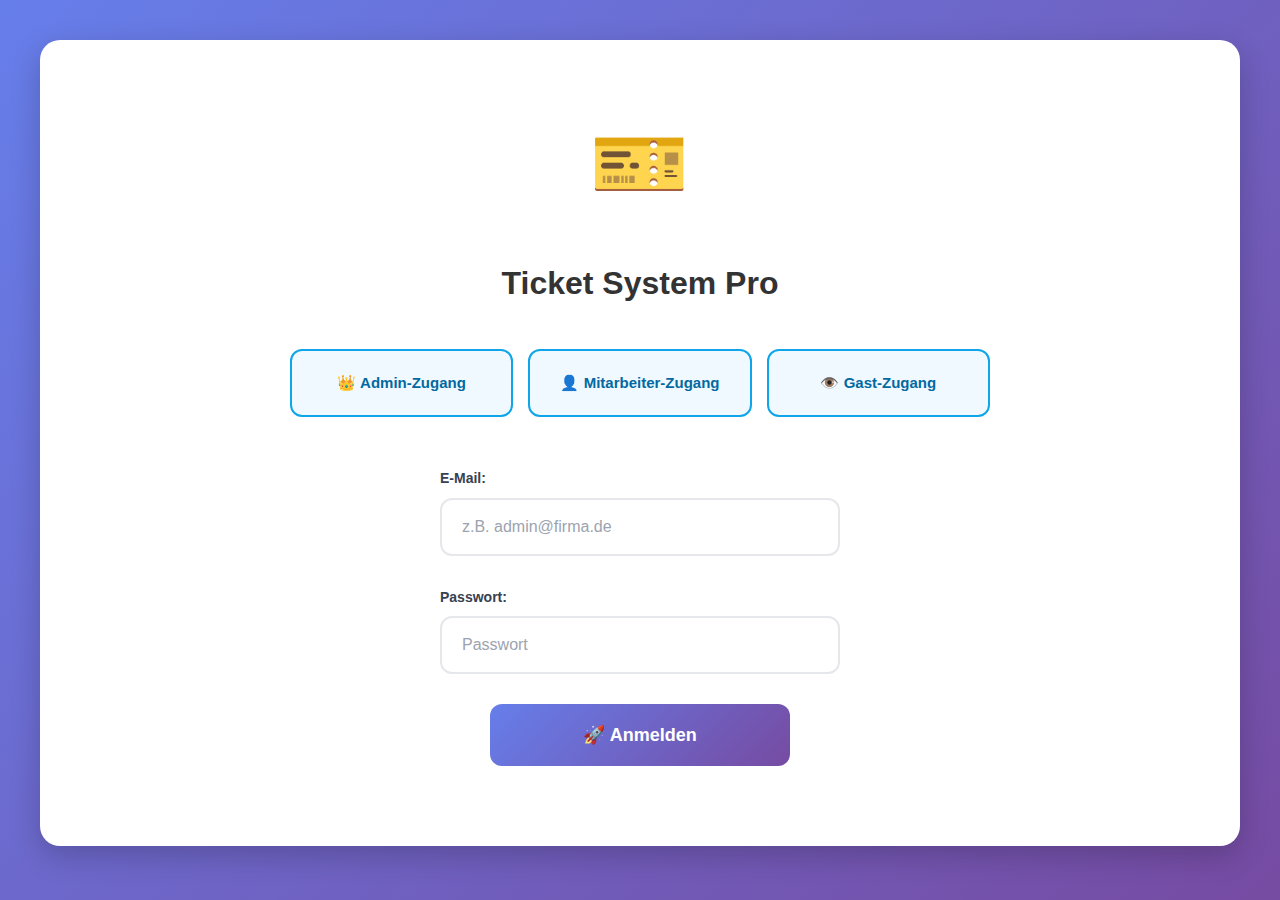
<file: index.html>
<!DOCTYPE html>
<html lang="de">
<head>
    <meta charset="UTF-8">
    <meta name="viewport" content="width=device-width, initial-scale=1.0">
    <title>Ticket System Pro</title>
    
    <!-- CSS Files -->
    <link rel="stylesheet" href="css/main.css">
    <link rel="stylesheet" href="css/components.css">
    <link rel="stylesheet" href="css/responsive.css">
</head>
<body>
    <!-- Login Screen -->
    <div id="loginScreen" class="container">
        <div class="logo">🎫</div>
        <h1 class="title">Ticket System Pro</h1>
        
        <div class="demo-buttons">
            <div class="demo-button" onclick="quickLogin('admin@firma.de')">
                👑 Admin-Zugang
            </div>
            <div class="demo-button" onclick="quickLogin('max@firma.de')">
                👤 Mitarbeiter-Zugang  
            </div>
            <div class="demo-button" onclick="quickLogin('gast@demo.de')">
                👁️ Gast-Zugang
            </div>
        </div>
        
        <form id="loginForm" onsubmit="handleLogin(event)">
            <div class="form-group">
                <label class="form-label">E-Mail:</label>
                <input type="email" class="form-input" id="email" placeholder="z.B. admin@firma.de" required>
            </div>
            
            <div class="form-group">
                <label class="form-label">Passwort:</label>
                <input type="password" class="form-input" id="password" placeholder="Passwort" required>
            </div>
            
            <button type="submit" class="login-btn">
                🚀 Anmelden
            </button>
        </form>
    </div>

    <!-- Main Application -->
    <div id="mainApp" class="container main-app">
        <!-- Header -->
        <div class="header">
            <h2>🎫 Ticket System Pro</h2>
            <div class="user-info" id="userInfo">Angemeldet als: Benutzer</div>
        </div>
        
        <!-- Navigation Tabs -->
        <div class="nav-tabs">
            <button class="nav-tab active" onclick="showTab('dashboard')">📊 Start</button>
            <button class="nav-tab" onclick="showTab('create')">➕ Neu</button>
            <button class="nav-tab" onclick="showTab('tickets')">📋 Tickets</button>
            <button class="nav-tab" id="adminTabButton" onclick="showTab('admin')" style="display:none;">⚙️ Admin</button>
        </div>
        
        <!-- Dashboard Tab -->
        <div id="dashboard-tab" class="tab-content active">
            <div class="stats-grid">
                <div class="stat-card">
                    <div class="stat-number">0</div>
                    <div class="stat-label">Offen</div>
                </div>
                <div class="stat-card">
                    <div class="stat-number">0</div>
                    <div class="stat-label">Bearbeitung</div>
                </div>
                <div class="stat-card">
                    <div class="stat-number">0</div>
                    <div class="stat-label">Gelöst</div>
                </div>
                <div class="stat-card">
                    <div class="stat-number">0%</div>
                    <div class="stat-label">Erfolgsrate</div>
                </div>
            </div>
            
            <div class="action-btn" onclick="showTab('create')">
                <strong>➕ Neues Ticket erstellen</strong><br>
                <small>Problem schnell melden</small>
            </div>
            
            <div class="action-btn" onclick="testTeams()">
                <strong>📢 Teams-Test</strong><br>
                <small>Integration ausprobieren</small>
            </div>
        </div>
        
        <!-- Create Ticket Tab -->
        <div id="create-tab" class="tab-content">
            <h3>➕ Neues Ticket erstellen</h3>
            
            <form id="ticketForm" onsubmit="createTicket(event)">
                <div class="form-group">
                    <label class="form-label">👤 Kundenname *</label>
                    <input type="text" class="form-input" id="kundenName" placeholder="Max Mustermann" required>
                </div>
                
                <div class="form-group">
                    <label class="form-label">🏢 Firma *</label>
                    <input type="text" class="form-input" id="firma" placeholder="Mustermann GmbH" required>
                </div>
                
                <div class="form-group">
                    <label class="form-label">📞 Telefon *</label>
                    <input type="tel" class="form-input" id="telefon" placeholder="0203 123456" required>
                </div>
                
                <div class="form-group">
                    <label class="form-label">📧 E-Mail</label>
                    <input type="email" class="form-input" id="kundenEmail" placeholder="max@mustermann.de">
                </div>
                
                <div class="form-group">
                    <label class="form-label">👨‍💼 Zugewiesen an</label>
                    <select class="form-input" id="zugewiesen">
                        <option value="">Nicht zugewiesen</option>
                        <option value="Administrator">👑 Administrator</option>
                        <option value="Max Schmidt">👤 Max Schmidt</option>
                        <option value="Anna Weber">👩‍💻 Anna Weber</option>
                        <option value="Thomas Müller">🧑‍🔧 Thomas Müller</option>
                    </select>
                </div>
                
                <div class="form-group">
                    <label class="form-label">🔧 Gruppe *</label>
                    <select class="form-input" id="gruppe" required>
                        <option value="">Bitte wählen...</option>
                        <option value="Software">💻 Software</option>
                        <option value="Hardware">🖥️ Hardware</option>
                        <option value="Netzwerk">🌐 Netzwerk</option>
                        <option value="Büro">📋 Büro/Admin</option>
                        <option value="Telefon">📞 Telefon/VoIP</option>
                    </select>
                </div>
                
                <div class="form-group">
                    <label class="form-label">🚨 Priorität *</label>
                    <select class="form-input" id="prioritaet" required>
                        <option value="Niedrig">🟢 Niedrig - Kann warten</option>
                        <option value="Normal" selected>🔵 Normal - Standard</option>
                        <option value="Hoch">🟡 Hoch - Bald bearbeiten</option>
                        <option value="Kritisch">🔴 Kritisch - Sofort!</option>
                    </select>
                </div>
                
                <div class="form-group">
                    <label class="form-label">📝 Störungsbeschreibung *</label>
                    <textarea class="form-input" id="stoerung" placeholder="Beschreiben Sie das Problem so detailliert wie möglich..." 
                              required style="min-height: 120px; resize: vertical;"></textarea>
                </div>
                
                <div class="form-group">
                    <label class="form-label">📋 Kategorie</label>
                    <select class="form-input" id="kategorie">
                        <option value="">Optional...</option>
                        <option value="Bug">🐛 Fehler/Bug</option>
                        <option value="Feature">✨ Neue Funktion</option>
                        <option value="Support">🆘 Support-Anfrage</option>
                        <option value="Installation">⚙️ Installation</option>
                        <option value="Training">📚 Schulung</option>
                        <option value="Wartung">🔧 Wartung</option>
                    </select>
                </div>
                
                <div class="action-btn" style="background: #f0f9ff; border-color: #0ea5e9; margin-bottom: 20px;">
                    <strong>💡 Tipp:</strong><br>
                    <small>Je detaillierter Sie das Problem beschreiben, desto schneller können wir helfen!</small>
                </div>
                
                <button type="submit" class="login-btn" style="background: linear-gradient(135deg, #10b981, #059669);">
                    ✅ Ticket erstellen
                </button>
                
                <button type="button" class="action-btn" onclick="clearTicketForm()" 
                        style="margin-top: 10px; color: #6c757d; border-color: #6c757d;">
                    🗑️ Formular leeren
                </button>
            </form>
        </div>
        
        <!-- Tickets Tab -->
        <div id="tickets-tab" class="tab-content">
            <div style="display: flex; justify-content: space-between; align-items: center; margin-bottom: 20px;">
                <h3>📋 Meine Tickets</h3>
                <select id="ticketFilter" class="form-input status-dropdown-filter" style="width: auto; padding: 8px 12px;" onchange="filterTickets()">
                    <option value="all">Alle Tickets</option>
                    <option value="Offen">🔴 Offen</option>
                    <option value="In Bearbeitung">🟡 In Bearbeitung</option>
                    <option value="Gelöst">🟢 Gelöst</option>
                </select>
            </div>
            
            <div id="ticketsList" class="tickets-list"></div>
            
            <div id="noTickets" class="no-tickets" style="display: none;">
                <div>📋</div>
                <strong>Keine Tickets vorhanden</strong><br>
                <small>Erstellen Sie Ihr erstes Ticket über den "Neu" Tab</small>
            </div>
        </div>
        
        <!-- Admin Tab -->
        <div id="admin-tab" class="tab-content">
            <h3>⚙️ Benutzerverwaltung</h3>
            
            <!-- Create User Form -->
            <form id="createUserForm" onsubmit="handleCreateUser(event)" class="admin-form">
                <h4>👤 Neuen Benutzer anlegen</h4>
                
                <div class="form-group">
                    <label class="form-label" for="newUserName">👤 Name *</label>
                    <input type="text" class="form-input" id="newUserName" placeholder="Max Mustermann" required>
                </div>
                
                <div class="form-group">
                    <label class="form-label" for="newUserEmail">📧 E-Mail *</label>
                    <input type="email" class="form-input" id="newUserEmail" placeholder="max.mustermann@firma.de" required>
                </div>
                
                <div class="form-group">
                    <label class="form-label" for="newUserPassword">🔑 Passwort *</label>
                    <input type="password" class="form-input" id="newUserPassword" placeholder="Mindestens 6 Zeichen" required>
                </div>
                
                <div class="form-group">
                    <label class="form-label" for="newUserRole">👑 Rolle *</label>
                    <select class="form-input" id="newUserRole" required>
                        <option value="user">👤 Benutzer</option>
                        <option value="admin">👑 Administrator</option>
                    </select>
                </div>
                
                <button type="submit" class="btn btn-primary" style="width: 100%;">
                    ➕ Benutzer anlegen
                </button>
            </form>

            <!-- User List -->
            <h4 style="margin-bottom: 15px; color: #374151;">📋 Vorhandene Benutzer</h4>
            <div id="userList" class="user-list"></div>
            <div id="noUsers" class="no-users" style="display: none;">
                <div>👥</div>
                <strong>Keine Benutzer vorhanden</strong><br>
                <small>Legen Sie den ersten Benutzer über das Formular oben an.</small>
            </div>
        </div>
        
        <!-- Logout Button -->
        <button class="logout-btn" onclick="logout()">
            Abmelden
        </button>
    </div>

    <!-- Ticket Detail Modal -->
    <div id="ticketModal" class="modal">
        <div class="modal-content">
            <div class="modal-header">
                <div class="modal-title" id="modalTitle">🎫 Ticket Details</div>
                <button class="close-btn" onclick="closeModal()">&times;</button>
            </div>
            
            <div class="modal-body" id="modalBody"></div>
            
            <div class="modal-footer">
                <button class="btn btn-secondary" onclick="closeModal()">Schließen</button>
                <button class="btn btn-primary" id="editTicketBtn" onclick="startEditTicket()">✏️ Bearbeiten</button>
            </div>
        </div>
    </div>

    <!-- Edit Ticket Modal -->
    <div id="editModal" class="modal">
        <div class="modal-content">
            <div class="modal-header">
                <div class="modal-title">✏️ Ticket bearbeiten</div>
                <button class="close-btn" onclick="closeEditModal()">&times;</button>
            </div>
            
            <div class="modal-body">
                <form id="editTicketForm">
                    <div class="form-group">
                        <label class="form-label">👤 Kundenname *</label>
                        <input type="text" class="form-input" id="editKundenName" required>
                    </div>
                    
                    <div class="form-group">
                        <label class="form-label">🏢 Firma *</label>
                        <input type="text" class="form-input" id="editFirma" required>
                    </div>
                    
                    <div class="form-group">
                        <label class="form-label">📞 Telefon *</label>
                        <input type="tel" class="form-input" id="editTelefon" required>
                    </div>
                    
                    <div class="form-group">
                        <label class="form-label">📧 E-Mail</label>
                        <input type="email" class="form-input" id="editKundenEmail">
                    </div>
                    
                    <div class="form-group">
                        <label class="form-label">👨‍💼 Zugewiesen an</label>
                        <select class="form-input" id="editZugewiesen">
                            <option value="">Nicht zugewiesen</option>
                            <option value="Administrator">👑 Administrator</option>
                            <option value="Max Schmidt">👤 Max Schmidt</option>
                            <option value="Anna Weber">👩‍💻 Anna Weber</option>
                            <option value="Thomas Müller">🧑‍🔧 Thomas Müller</option>
                        </select>
                    </div>
                    
                    <div class="form-group">
                        <label class="form-label">🔧 Gruppe *</label>
                        <select class="form-input" id="editGruppe" required>
                            <option value="Software">💻 Software</option>
                            <option value="Hardware">🖥️ Hardware</option>
                            <option value="Netzwerk">🌐 Netzwerk</option>
                            <option value="Büro">📋 Büro/Admin</option>
                            <option value="Telefon">📞 Telefon/VoIP</option>
                        </select>
                    </div>
                    
                    <div class="form-group">
                        <label class="form-label">🚨 Priorität *</label>
                        <select class="form-input" id="editPriorität" required>
                            <option value="Niedrig">🟢 Niedrig - Kann warten</option>
                            <option value="Normal">🔵 Normal - Standard</option>
                            <option value="Hoch">🟡 Hoch - Bald bearbeiten</option>
                            <option value="Kritisch">🔴 Kritisch - Sofort!</option>
                        </select>
                    </div>
                    
                    <div class="form-group">
                        <label class="form-label">📊 Status *</label>
                        <select class="form-input status-dropdown-filter" id="editStatus" required>
                            <option value="Offen">🔴 Offen</option>
                            <option value="In Bearbeitung">🟡 In Bearbeitung</option>
                            <option value="Gelöst">🟢 Gelöst</option>
                        </select>
                    </div>
                    
                    <div class="form-group">
                        <label class="form-label">📝 Störungsbeschreibung *</label>
                        <textarea class="form-input" id="editStoerung" required style="min-height: 120px; resize: vertical;"></textarea>
                    </div>
                    
                    <div class="form-group">
                        <label class="form-label">📋 Kategorie</label>
                        <select class="form-input" id="editKategorie">
                            <option value="">Optional...</option>
                            <option value="Bug">🐛 Fehler/Bug</option>
                            <option value="Feature">✨ Neue Funktion</option>
                            <option value="Support">🆘 Support-Anfrage</option>
                            <option value="Installation">⚙️ Installation</option>
                            <option value="Training">📚 Schulung</option>
                            <option value="Wartung">🔧 Wartung</option>
                        </select>
                    </div>
                </form>
            </div>
            
            <div class="modal-footer">
                <button class="btn btn-secondary" onclick="closeEditModal()">Abbrechen</button>
                <button class="btn btn-primary" onclick="saveTicketChanges()">💾 Speichern</button>
            </div>
        </div>
    </div>

    <!-- JavaScript Files -->
    <script src="js/storage.js"></script>
    <script src="js/auth.js"></script>
    <script src="js/tickets.js"></script>
    <script src="js/ui.js"></script>
    <script src="js/main.js"></script>
</body>
</html>
</file>
<file: css/main.css>
/* =================================================================
   TICKET SYSTEM PRO - MAIN CSS
   Basis-Styling für Layout, Typography und grundlegende Elemente
   ================================================================= */

/* Reset & Base Styles */
* {
    margin: 0;
    padding: 0;
    box-sizing: border-box;
}

body {
    font-family: -apple-system, BlinkMacSystemFont, sans-serif;
    background: linear-gradient(135deg, #667eea, #764ba2);
    min-height: 100vh;
    color: #333;
    padding: 20px;
    line-height: 1.6;
}

/* Container Layout */
.container {
    max-width: 400px;
    margin: 0 auto;
    background: white;
    border-radius: 20px;
    padding: 30px 20px;
    box-shadow: 0 10px 30px rgba(0,0,0,0.2);
}

/* Typography */
.logo {
    text-align: center;
    font-size: 60px;
    margin-bottom: 20px;
}

.title {
    text-align: center;
    font-size: 24px;
    font-weight: bold;
    margin-bottom: 30px;
    color: #333;
}

h3 {
    color: #374151;
    margin-bottom: 20px;
    font-size: 18px;
}

h4 {
    color: #374151;
    margin-bottom: 15px;
    font-size: 16px;
}

/* Form Elements */
.form-group {
    margin-bottom: 20px;
}

.form-label {
    display: block;
    margin-bottom: 8px;
    font-weight: 600;
    color: #374151;
    font-size: 14px;
}

.form-input {
    width: 100%;
    padding: 15px;
    border: 2px solid #e5e7eb;
    border-radius: 12px;
    font-size: 16px;
    background: white;
    transition: border-color 0.2s ease;
}

.form-input:focus {
    outline: none;
    border-color: #667eea;
}

.form-input::placeholder {
    color: #9ca3af;
}

/* Textarea specific */
textarea.form-input {
    resize: vertical;
    min-height: 80px;
    font-family: inherit;
}

/* Buttons */
.login-btn {
    width: 100%;
    padding: 18px;
    background: linear-gradient(135deg, #667eea, #764ba2);
    color: white;
    border: none;
    border-radius: 12px;
    font-size: 16px;
    font-weight: 600;
    cursor: pointer;
    margin-bottom: 15px;
    transition: transform 0.2s ease, box-shadow 0.2s ease;
}

.login-btn:hover {
    box-shadow: 0 4px 15px rgba(102, 126, 234, 0.3);
}

.login-btn:active {
    transform: scale(0.98);
}

.logout-btn {
    width: 100%;
    padding: 12px;
    background: #6c757d;
    color: white;
    border: none;
    border-radius: 8px;
    cursor: pointer;
    margin-top: 20px;
    transition: background-color 0.2s ease;
}

.logout-btn:hover {
    background: #5a6169;
}

/* Demo Buttons */
.demo-buttons {
    margin-bottom: 30px;
}

.demo-button {
    width: 100%;
    padding: 15px;
    margin-bottom: 10px;
    background: #f0f9ff;
    border: 2px solid #0ea5e9;
    border-radius: 12px;
    cursor: pointer;
    text-align: center;
    font-weight: 600;
    color: #0369a1;
    transition: all 0.2s ease;
}

.demo-button:hover {
    background: #e0f2fe;
    transform: translateY(-2px);
}

.demo-button:active {
    background: #0ea5e9;
    color: white;
    transform: scale(0.98);
}

/* Main App */
.main-app {
    display: none;
    background: white;
    border-radius: 20px;
    padding: 20px;
    min-height: 400px;
}

/* Header */
.header {
    background: linear-gradient(135deg, #667eea, #764ba2);
    color: white;
    padding: 15px;
    border-radius: 12px;
    margin-bottom: 20px;
    text-align: center;
}

.header h2 {
    font-size: 20px;
    margin-bottom: 5px;
}

.user-info {
    font-size: 14px;
    opacity: 0.9;
}

/* Navigation Tabs */
.nav-tabs {
    display: flex;
    margin-bottom: 20px;
    background: #f8f9fa;
    border-radius: 12px;
    padding: 5px;
    gap: 2px;
}

.nav-tab {
    flex: 1;
    padding: 10px;
    text-align: center;
    border: none;
    background: none;
    border-radius: 8px;
    cursor: pointer;
    font-size: 12px;
    color: #6c757d;
    transition: all 0.2s ease;
}

.nav-tab:hover {
    background: rgba(102, 126, 234, 0.1);
    color: #667eea;
}

.nav-tab.active {
    background: #667eea;
    color: white;
    font-weight: 600;
}

/* Tab Content */
.tab-content {
    display: none;
    padding: 20px;
    background: #f8f9fa;
    border-radius: 12px;
    min-height: 300px;
}

.tab-content.active {
    display: block;
}

/* Action Buttons */
.action-btn {
    width: 100%;
    padding: 15px;
    background: white;
    border: 2px solid #e5e7eb;
    border-radius: 12px;
    margin-bottom: 10px;
    cursor: pointer;
    text-align: center;
    transition: all 0.2s ease;
    text-decoration: none;
    display: block;
}

.action-btn:hover {
    border-color: #667eea;
    background: #f0f9ff;
    transform: translateY(-2px);
    box-shadow: 0 4px 12px rgba(102, 126, 234, 0.15);
}

.action-btn:active {
    transform: scale(0.98);
}

.action-btn strong {
    display: block;
    margin-bottom: 4px;
    color: #374151;
}

.action-btn small {
    color: #6b7280;
    font-size: 13px;
}

/* Utility Classes */
.text-center {
    text-align: center;
}

.text-left {
    text-align: left;
}

.text-right {
    text-align: right;
}

.mb-10 {
    margin-bottom: 10px;
}

.mb-15 {
    margin-bottom: 15px;
}

.mb-20 {
    margin-bottom: 20px;
}

.mt-10 {
    margin-top: 10px;
}

.mt-15 {
    margin-top: 15px;
}

.mt-20 {
    margin-top: 20px;
}

/* Hidden Elements */
.hidden {
    display: none !important;
}

.invisible {
    visibility: hidden;
}

/* Loading States */
.loading {
    opacity: 0.6;
    pointer-events: none;
}

.loading::after {
    content: '';
    position: absolute;
    top: 50%;
    left: 50%;
    width: 20px;
    height: 20px;
    margin: -10px 0 0 -10px;
    border: 2px solid #f3f3f3;
    border-top: 2px solid #667eea;
    border-radius: 50%;
    animation: spin 1s linear infinite;
}

@keyframes spin {
    0% { transform: rotate(0deg); }
    100% { transform: rotate(360deg); }
}

/* Transitions */
.fade-in {
    animation: fadeIn 0.3s ease-in;
}

.fade-out {
    animation: fadeOut 0.3s ease-out;
}

@keyframes fadeIn {
    from { opacity: 0; transform: translateY(10px); }
    to { opacity: 1; transform: translateY(0); }
}

@keyframes fadeOut {
    from { opacity: 1; transform: translateY(0); }
    to { opacity: 0; transform: translateY(-10px); }
}

/* Focus Management */
.focus-ring:focus {
    outline: 2px solid #667eea;
    outline-offset: 2px;
}

/* Print Styles */
@media print {
    body {
        background: white;
        color: black;
        padding: 0;
    }
    
    .container {
        box-shadow: none;
        border: 1px solid #ddd;
    }
    
    .demo-buttons,
    .logout-btn,
    .nav-tabs {
        display: none;
    }
}
</file>
<file: css/components.css>
/* =================================================================
   TICKET SYSTEM PRO - COMPONENTS CSS
   Styling für spezielle Komponenten wie Cards, Modals, etc.
   ================================================================= */

/* Stats Grid */
.stats-grid {
    display: grid;
    grid-template-columns: 1fr 1fr;
    gap: 15px;
    margin-bottom: 20px;
}

.stat-card {
    background: white;
    padding: 20px;
    border-radius: 12px;
    text-align: center;
    border: 1px solid #e5e7eb;
    transition: all 0.2s ease;
}

.stat-card:hover {
    border-color: #667eea;
    box-shadow: 0 4px 12px rgba(102, 126, 234, 0.15);
    transform: translateY(-2px);
}

.stat-number {
    font-size: 32px;
    font-weight: bold;
    color: #667eea;
    margin-bottom: 5px;
    display: block;
}

.stat-label {
    font-size: 12px;
    color: #6c757d;
    text-transform: uppercase;
    letter-spacing: 0.5px;
}

/* Ticket Cards */
.tickets-list {
    max-height: 400px;
    overflow-y: auto;
    scrollbar-width: thin;
    scrollbar-color: #667eea #f1f1f1;
}

.tickets-list::-webkit-scrollbar {
    width: 6px;
}

.tickets-list::-webkit-scrollbar-track {
    background: #f1f1f1;
    border-radius: 3px;
}

.tickets-list::-webkit-scrollbar-thumb {
    background: #667eea;
    border-radius: 3px;
}

.ticket-card {
    background: white;
    border: 1px solid #e5e7eb;
    border-radius: 12px;
    padding: 20px;
    margin-bottom: 15px;
    cursor: pointer;
    transition: all 0.2s ease;
    position: relative;
}

.ticket-card:hover {
    border-color: #667eea;
    box-shadow: 0 4px 12px rgba(102, 126, 234, 0.15);
    transform: translateY(-2px);
}

.ticket-card:active {
    transform: scale(0.98);
}

.ticket-header {
    display: flex;
    justify-content: space-between;
    align-items: flex-start;
    margin-bottom: 12px;
}

.ticket-id {
    font-weight: bold;
    color: #667eea;
    font-size: 14px;
    background: #f0f9ff;
    padding: 4px 8px;
    border-radius: 6px;
}

.ticket-priority {
    padding: 4px 8px;
    border-radius: 6px;
    font-size: 11px;
    font-weight: 600;
    text-transform: uppercase;
    letter-spacing: 0.5px;
}

.priority-niedrig { 
    background: #dcfce7; 
    color: #16a34a; 
}

.priority-normal { 
    background: #dbeafe; 
    color: #2563eb; 
}

.priority-hoch { 
    background: #fef3c7; 
    color: #d97706; 
}

.priority-kritisch { 
    background: #fee2e2; 
    color: #dc2626; 
}

.ticket-customer {
    font-weight: 600;
    color: #374151;
    margin-bottom: 4px;
    font-size: 16px;
}

.ticket-company {
    color: #6b7280;
    font-size: 13px;
    margin-bottom: 8px;
}

.assigned-user {
    font-size: 11px;
    color: #6b7280;
    margin-top: 4px;
    font-style: italic;
}

.ticket-description {
    color: #4b5563;
    font-size: 14px;
    line-height: 1.4;
    margin-bottom: 12px;
    max-height: 40px;
    overflow: hidden;
    text-overflow: ellipsis;
    display: -webkit-box;
    -webkit-line-clamp: 2;
    -webkit-box-orient: vertical;
}

.ticket-meta {
    display: flex;
    justify-content: space-between;
    align-items: center;
    font-size: 12px;
    color: #9ca3af;
    border-top: 1px solid #f3f4f6;
    padding-top: 8px;
    margin-top: 12px;
}

/* Status Components */
.ticket-status-display {
    padding: 4px 8px;
    border-radius: 6px;
    font-size: 11px;
    font-weight: 600;
    text-transform: uppercase;
    display: inline-block;
    letter-spacing: 0.5px;
}

.status-dropdown-filter {
    padding: 12px 15px;
    font-size: 14px;
    font-weight: 500;
    transition: all 0.2s ease;
}

.status-dropdown-filter:focus {
    outline: none;
    border-color: #667eea;
    box-shadow: 0 0 0 3px rgba(102, 126, 234, 0.1);
}

/* Status Color Classes */
.status-offen,
.status-dropdown-filter.status-offen,
.form-input.status-offen,
.ticket-status-display.status-offen { 
    background: #fee2e2 !important; 
    color: #dc2626 !important; 
    border-color: #fca5a5 !important;
}

.status-in-bearbeitung,
.status-dropdown-filter.status-in-bearbeitung,
.form-input.status-in-bearbeitung,
.ticket-status-display.status-in-bearbeitung { 
    background: #fef3c7 !important; 
    color: #d97706 !important; 
    border-color: #fcd34d !important;
}

.status-gelöst,
.status-dropdown-filter.status-gelöst,
.form-input.status-gelöst,
.ticket-status-display.status-gelöst { 
    background: #dcfce7 !important; 
    color: #16a34a !important; 
    border-color: #86efac !important;
}

/* User Cards */
.user-list {
    max-height: 400px;
    overflow-y: auto;
    scrollbar-width: thin;
    scrollbar-color: #667eea #f1f1f1;
}

.user-card {
    background: white;
    border: 1px solid #e5e7eb;
    border-radius: 12px;
    padding: 20px;
    margin-bottom: 15px;
    cursor: default;
    transition: all 0.2s ease;
    position: relative;
}

.user-card:hover {
    border-color: #667eea;
    box-shadow: 0 4px 12px rgba(102, 126, 234, 0.15);
    transform: translateY(-2px);
}

.user-card .user-name {
    font-weight: 600;
    color: #374151;
    font-size: 1.1em;
    margin-bottom: 4px;
}

.user-card .user-email {
    color: #6b7280;
    font-size: 0.9em;
    margin-bottom: 8px;
}

.user-card .user-role {
    font-size: 0.9em;
    color: #374151;
    padding: 3px 7px;
    border-radius: 4px;
    background-color: #e0e7ff;
    display: inline-block;
    font-weight: 500;
}

.user-card .user-role.admin {
    background-color: #c7d2fe;
    font-weight: bold;
}

.user-meta {
    display: flex;
    justify-content: space-between;
    align-items: center;
    font-size: 12px;
    color: #9ca3af;
    border-top: 1px solid #f3f4f6;
    padding-top: 8px;
    margin-top: 12px;
}

/* Action Buttons */
.ticket-actions,
.user-actions {
    display: flex;
    gap: 8px;
}

.action-menu-btn {
    background: white;
    border: 1px solid #e5e7eb;
    padding: 6px 10px;
    cursor: pointer;
    border-radius: 6px;
    font-size: 12px;
    color: #6b7280;
    text-align: center;
    transition: all 0.2s ease;
}

.action-menu-btn:hover {
    background: #f3f4f6;
    color: #374151;
    border-color: #d1d5db;
    transform: translateY(-1px);
}

.action-menu-btn.delete-btn:hover {
    background: #fee2e2;
    color: #ef4444;
    border-color: #fca5a5;
}

/* Modals */
.modal {
    display: none;
    position: fixed;
    top: 0;
    left: 0;
    width: 100%;
    height: 100%;
    background: rgba(0, 0, 0, 0.5);
    z-index: 1000;
    padding: 20px;
    overflow-y: auto;
    backdrop-filter: blur(2px);
}

.modal.show {
    display: flex;
    align-items: center;
    justify-content: center;
    animation: modalFadeIn 0.3s ease;
}

.modal-content {
    background: white;
    border-radius: 20px;
    padding: 30px;
    max-width: 500px;
    width: 100%;
    max-height: 90vh;
    overflow-y: auto;
    position: relative;
    box-shadow: 0 20px 60px rgba(0, 0, 0, 0.3);
    animation: modalSlideIn 0.3s ease;
}

.modal-header {
    display: flex;
    justify-content: space-between;
    align-items: center;
    margin-bottom: 20px;
    border-bottom: 1px solid #e5e7eb;
    padding-bottom: 15px;
}

.modal-title {
    font-size: 20px;
    font-weight: bold;
    color: #374151;
}

.close-btn {
    background: none;
    border: none;
    font-size: 24px;
    cursor: pointer;
    color: #6b7280;
    padding: 5px;
    border-radius: 6px;
    transition: all 0.2s ease;
}

.close-btn:hover {
    background: #f3f4f6;
    color: #374151;
    transform: scale(1.1);
}

.modal-body {
    margin-bottom: 20px;
}

.modal-footer {
    display: flex;
    gap: 10px;
    justify-content: flex-end;
    border-top: 1px solid #e5e7eb;
    padding-top: 15px;
}

/* Modal Buttons */
.btn {
    padding: 12px 20px;
    border: none;
    border-radius: 8px;
    cursor: pointer;
    font-weight: 600;
    transition: all 0.2s ease;
    font-size: 14px;
}

.btn-primary {
    background: #667eea;
    color: white;
}

.btn-primary:hover {
    background: #5a67d8;
    transform: translateY(-1px);
    box-shadow: 0 4px 12px rgba(102, 126, 234, 0.3);
}

.btn-secondary {
    background: #e5e7eb;
    color: #374151;
}

.btn-secondary:hover {
    background: #d1d5db;
    transform: translateY(-1px);
}

.btn-danger {
    background: #ef4444;
    color: white;
}

.btn-danger:hover {
    background: #dc2626;
    transform: translateY(-1px);
    box-shadow: 0 4px 12px rgba(239, 68, 68, 0.3);
}

/* Ticket Detail Grid */
.ticket-detail-grid {
    display: grid;
    grid-template-columns: 1fr 1fr;
    gap: 15px;
    margin-bottom: 20px;
}

.detail-item {
    background: #f8f9fa;
    padding: 12px;
    border-radius: 8px;
    border: 1px solid #e9ecef;
}

.detail-label {
    font-size: 12px;
    color: #6b7280;
    text-transform: uppercase;
    margin-bottom: 4px;
    font-weight: 600;
    letter-spacing: 0.5px;
}

.detail-value {
    font-weight: 600;
    color: #374151;
    word-break: break-word;
}

.detail-value .status-dropdown-filter {
    width: 100%;
    padding: 10px 12px;
    font-size: 14px;
}

.problem-description {
    background: #f8f9fa;
    padding: 15px;
    border-radius: 8px;
    margin-bottom: 20px;
    border: 1px solid #e9ecef;
}

/* Comments Section */
.comments-section {
    margin-top: 20px;
    border-top: 1px solid #e5e7eb;
    padding-top: 20px;
}

.comment {
    background: #f8f9fa;
    border-radius: 12px;
    padding: 15px;
    margin-bottom: 15px;
    border-left: 4px solid #667eea;
    transition: all 0.2s ease;
}

.comment:hover {
    border-left-color: #5a67d8;
    background: #f1f5f9;
}

.comment-header {
    display: flex;
    justify-content: space-between;
    align-items: center;
    margin-bottom: 8px;
}

.comment-author {
    font-weight: 600;
    color: #374151;
    font-size: 14px;
}

.comment-date {
    font-size: 12px;
    color: #6b7280;
}

.comment-text {
    color: #4b5563;
    line-height: 1.5;
    white-space: pre-wrap;
    font-size: 14px;
}

.comment-form {
    margin-top: 15px;
}

.comment-input {
    width: 100%;
    min-height: 80px;
    padding: 12px;
    border: 2px solid #e5e7eb;
    border-radius: 8px;
    resize: vertical;
    font-family: inherit;
    transition: border-color 0.2s ease;
}

.comment-input:focus {
    outline: none;
    border-color: #667eea;
    box-shadow: 0 0 0 3px rgba(102, 126, 234, 0.1);
}

/* Admin Form */
.admin-form {
    margin-bottom: 30px;
    padding: 20px;
    background-color: #fff;
    border-radius: 12px;
    box-shadow: 0 2px 10px rgba(0, 0, 0, 0.05);
    border: 1px solid #e5e7eb;
}

.admin-form h4 {
    margin-bottom: 15px;
    color: #374151;
    border-bottom: 2px solid #667eea;
    padding-bottom: 8px;
}

/* No Items Messages */
.no-tickets,
.no-users {
    text-align: center;
    padding: 40px;
    color: #6c757d;
    background: white;
    border-radius: 12px;
    border: 2px dashed #e5e7eb;
}

.no-tickets div,
.no-users div {
    font-size: 48px;
    margin-bottom: 20px;
    opacity: 0.5;
}

/* Notifications */
.notification {
    position: fixed;
    top: 20px;
    left: 20px;
    right: 20px;
    background: #10b981;
    color: white;
    padding: 15px;
    border-radius: 12px;
    text-align: center;
    transform: translateY(-100px);
    transition: transform 0.3s ease;
    z-index: 1000;
    white-space: pre-wrap;
    box-shadow: 0 10px 25px rgba(0, 0, 0, 0.2);
}

.notification.show {
    transform: translateY(0);
}

.notification.error {
    background: #ef4444;
}

.notification.info {
    background: #3b82f6;
}

/* Animations */
@keyframes modalFadeIn {
    from { opacity: 0; }
    to { opacity: 1; }
}

@keyframes modalSlideIn {
    from { 
        opacity: 0; 
        transform: translateY(-20px) scale(0.95); 
    }
    to { 
        opacity: 1; 
        transform: translateY(0) scale(1); 
    }
}

/* Scrollbar Styling for Lists */
.tickets-list::-webkit-scrollbar,
.user-list::-webkit-scrollbar {
    width: 6px;
}

.tickets-list::-webkit-scrollbar-track,
.user-list::-webkit-scrollbar-track {
    background: #f1f1f1;
    border-radius: 3px;
}

.tickets-list::-webkit-scrollbar-thumb,
.user-list::-webkit-scrollbar-thumb {
    background: #667eea;
    border-radius: 3px;
}

.tickets-list::-webkit-scrollbar-thumb:hover,
.user-list::-webkit-scrollbar-thumb:hover {
    background: #5a67d8;
}
</file>
<file: css/responsive.css>
/* =================================================================
   TICKET SYSTEM PRO - RESPONSIVE CSS
   Mobile-First Responsive Design für alle Bildschirmgrößen
   ================================================================= */

/* Base Mobile Styles (320px - 767px) */
/* Already defined in main.css, here are the overrides */

/* Small Mobile Optimizations (max-width: 480px) */
@media (max-width: 480px) {
    body {
        padding: 10px;
    }
    
    .container {
        padding: 20px 15px;
        margin: 0 5px;
    }
    
    .logo {
        font-size: 50px;
        margin-bottom: 15px;
    }
    
    .title {
        font-size: 20px;
        margin-bottom: 25px;
    }
    
    .demo-buttons {
        margin-bottom: 25px;
    }
    
    .demo-button {
        padding: 12px;
        font-size: 14px;
    }
    
    .form-input {
        padding: 12px;
        font-size: 16px; /* Prevent zoom on iOS */
    }
    
    .nav-tabs {
        padding: 3px;
    }
    
    .nav-tab {
        padding: 8px;
        font-size: 11px;
    }
    
    .tab-content {
        padding: 15px;
    }
    
    .stats-grid {
        gap: 10px;
        margin-bottom: 15px;
    }
    
    .stat-card {
        padding: 15px;
    }
    
    .stat-number {
        font-size: 24px;
    }
    
    .stat-label {
        font-size: 11px;
    }
    
    .ticket-card,
    .user-card {
        padding: 15px;
        margin-bottom: 12px;
    }
    
    .ticket-header {
        margin-bottom: 10px;
    }
    
    .ticket-customer {
        font-size: 15px;
    }
    
    .modal-content {
        margin: 5px;
        padding: 15px;
        max-height: 95vh;
    }
    
    .modal-header {
        margin-bottom: 15px;
        padding-bottom: 10px;
    }
    
    .modal-title {
        font-size: 18px;
    }
    
    .ticket-detail-grid {
        grid-template-columns: 1fr;
        gap: 10px;
        margin-bottom: 15px;
    }
    
    .btn {
        padding: 10px 15px;
        font-size: 13px;
    }
}

/* Tablet Portrait (768px - 1023px) */
@media (min-width: 768px) {
    body {
        padding: 40px;
    }
    
    .container {
        max-width: 800px;
        padding: 40px;
    }
    
    .logo {
        font-size: 80px;
        margin-bottom: 30px;
    }
    
    .title {
        font-size: 32px;
        margin-bottom: 40px;
    }
    
    .demo-buttons {
        display: grid;
        grid-template-columns: repeat(3, 1fr);
        gap: 15px;
        margin-bottom: 40px;
        max-width: 600px;
        margin-left: auto;
        margin-right: auto;
    }
    
    .demo-button {
        margin-bottom: 0;
        padding: 20px 15px;
        font-size: 15px;
    }
    
    .form-group {
        margin-bottom: 25px;
        max-width: 500px;
        margin-left: auto;
        margin-right: auto;
    }
    
    .form-input {
        padding: 18px 20px;
        font-size: 16px;
    }
    
    .login-btn {
        padding: 20px;
        font-size: 18px;
        max-width: 300px;
        margin: 0 auto 20px auto;
        display: block;
    }
    
    .header {
        padding: 25px;
        margin-bottom: 25px;
    }
    
    .header h2 {
        font-size: 24px;
        margin-bottom: 8px;
    }
    
    .user-info {
        font-size: 16px;
    }
    
    .nav-tabs {
        margin-bottom: 25px;
        padding: 8px;
    }
    
    .nav-tab {
        padding: 15px 20px;
        font-size: 14px;
        font-weight: 600;
    }
    
    .tab-content {
        padding: 30px;
        min-height: 400px;
    }
    
    .stats-grid {
        gap: 20px;
        margin-bottom: 25px;
    }
    
    .stat-card {
        padding: 25px 20px;
    }
    
    .stat-number {
        font-size: 40px;
        margin-bottom: 8px;
    }
    
    .stat-label {
        font-size: 13px;
    }
    
    .action-btn {
        padding: 20px;
        font-size: 16px;
        margin-bottom: 15px;
        max-width: 400px;
        margin-left: auto;
        margin-right: auto;
    }
    
    .tickets-list,
    .user-list {
        max-height: 500px;
    }
    
    .ticket-card,
    .user-card {
        padding: 25px;
        margin-bottom: 18px;
    }
    
    .ticket-description {
        max-height: 60px;
        -webkit-line-clamp: 3;
    }
    
    .ticket-customer {
        font-size: 17px;
    }
    
    .ticket-company {
        font-size: 14px;
    }
    
    .modal-content {
        padding: 35px;
        max-width: 600px;
    }
    
    .admin-form {
        padding: 30px;
        max-width: 600px;
        margin-left: auto;
        margin-right: auto;
    }
    
    .admin-form h4 {
        font-size: 18px;
    }
    
    /* Two column layout for forms on tablets */
    .form-row {
        display: grid;
        grid-template-columns: 1fr 1fr;
        gap: 20px;
    }
}

/* Desktop Small (1024px - 1199px) */
@media (min-width: 1024px) {
    .container {
        max-width: 1000px;
        padding: 50px;
    }
    
    .main-app {
        min-height: 600px;
    }
    
    .header {
        padding: 30px;
        margin-bottom: 30px;
    }
    
    .header h2 {
        font-size: 28px;
        margin-bottom: 10px;
    }
    
    .stats-grid {
        grid-template-columns: repeat(4, 1fr);
        gap: 25px;
        margin-bottom: 30px;
    }
    
    .stat-card {
        padding: 30px 20px;
    }
    
    .stat-number {
        font-size: 48px;
        margin-bottom: 10px;
    }
    
    .stat-label {
        font-size: 14px;
    }
    
    .nav-tabs {
        margin-bottom: 30px;
        padding: 10px;
    }
    
    .nav-tab {
        padding: 18px 25px;
        font-size: 15px;
        font-weight: 600;
    }
    
    .tab-content {
        padding: 35px;
        min-height: 500px;
    }
    
    .action-btn {
        padding: 25px;
        font-size: 17px;
        margin-bottom: 20px;
        max-width: 500px;
    }
    
    .tickets-list,
    .user-list {
        max-height: 600px;
    }
    
    .ticket-card,
    .user-card {
        padding: 30px;
        margin-bottom: 20px;
    }
    
    .ticket-description {
        max-height: 80px;
        -webkit-line-clamp: 4;
        font-size: 15px;
    }
    
    .ticket-customer {
        font-size: 18px;
        margin-bottom: 6px;
    }
    
    .ticket-company {
        font-size: 15px;
        margin-bottom: 10px;
    }
    
    .ticket-meta,
    .user-meta {
        font-size: 13px;
        padding-top: 10px;
        margin-top: 15px;
    }
    
    .action-menu-btn {
        padding: 8px 12px;
        font-size: 13px;
    }
    
    .modal-content {
        padding: 40px;
        max-width: 700px;
    }
    
    .ticket-detail-grid {
        grid-template-columns: 1fr 1fr;
        gap: 20px;
        margin-bottom: 25px;
    }
    
    .detail-item {
        padding: 15px;
    }
    
    .comment {
        padding: 18px;
        margin-bottom: 18px;
    }
    
    .comment-input {
        padding: 15px;
        min-height: 100px;
    }
    
    .admin-form {
        padding: 35px;
        max-width: 700px;
    }
    
    /* Side-by-side layout for admin */
    .admin-content {
        display: grid;
        grid-template-columns: 1fr 1fr;
        gap: 30px;
        align-items: start;
    }
    
    .admin-form {
        margin-bottom: 0;
    }
}

/* Desktop Large (1200px+) */
@media (min-width: 1200px) {
    .container {
        max-width: 1200px;
        padding: 60px;
    }
    
    .demo-buttons {
        max-width: 700px;
        margin: 0 auto 50px auto;
    }
    
    .form-group {
        max-width: 400px;
        margin-left: auto;
        margin-right: auto;
        margin-bottom: 30px;
    }
    
    .header {
        padding: 35px;
        margin-bottom: 35px;
    }
    
    .header h2 {
        font-size: 32px;
    }
    
    .nav-tab {
        padding: 20px 30px;
        font-size: 16px;
    }
    
    .tab-content {
        padding: 40px;
        min-height: 600px;
    }
    
    .stats-grid {
        gap: 30px;
        margin-bottom: 40px;
    }
    
    .stat-card {
        padding: 40px 25px;
    }
    
    .stat-number {
        font-size: 56px;
        margin-bottom: 12px;
    }
    
    .stat-label {
        font-size: 15px;
    }
    
    .action-btn {
        padding: 30px;
        font-size: 18px;
        margin-bottom: 25px;
        max-width: 600px;
    }
    
    .tickets-list,
    .user-list {
        max-height: 700px;
    }
    
    .ticket-card,
    .user-card {
        padding: 35px;
        margin-bottom: 25px;
    }
    
    .ticket-description {
        max-height: 100px;
        -webkit-line-clamp: 5;
        font-size: 16px;
    }
    
    .ticket-customer {
        font-size: 20px;
        margin-bottom: 8px;
    }
    
    .ticket-company {
        font-size: 16px;
        margin-bottom: 12px;
    }
    
    .modal-content {
        padding: 50px;
        max-width: 800px;
    }
    
    .modal-title {
        font-size: 24px;
    }
    
    .ticket-detail-grid {
        grid-template-columns: repeat(3, 1fr);
        gap: 25px;
        margin-bottom: 30px;
    }
    
    .detail-item {
        padding: 18px;
    }
    
    .admin-form {
        padding: 40px;
        max-width: 800px;
    }
    
    /* Three column layout for large screens */
    .admin-content {
        grid-template-columns: 2fr 3fr;
        gap: 40px;
    }
    
    .user-list {
        max-height: 500px;
    }
}

/* Ultra Wide Screens (1400px+) */
@media (min-width: 1400px) {
    .container {
        max-width: 1400px;
        padding: 80px;
    }
    
    .tab-content {
        padding: 50px;
    }
    
    .stats-grid {
        grid-template-columns: repeat(4, 1fr);
        gap: 40px;
        max-width: 1000px;
        margin: 0 auto 40px auto;
    }
    
    .ticket-detail-grid {
        grid-template-columns: repeat(4, 1fr);
    }
    
    .admin-content {
        grid-template-columns: 1fr 2fr;
        gap: 60px;
        max-width: 1200px;
        margin: 0 auto;
    }
}

/* Touch Device Optimizations */
@media (hover: none) and (pointer: coarse) {
    .demo-button,
    .action-btn,
    .nav-tab,
    .ticket-card,
    .user-card,
    .action-menu-btn {
        min-height: 44px; /* iOS recommended touch target */
    }
    
    .form-input,
    .status-dropdown-filter {
        min-height: 44px;
        font-size: 16px; /* Prevent zoom on iOS */
    }
    
    .nav-tab {
        padding: 12px 8px;
    }
    
    .action-menu-btn {
        padding: 10px 15px;
        font-size: 14px;
    }
    
    /* Remove hover effects on touch devices */
    .ticket-card:hover,
    .user-card:hover,
    .stat-card:hover,
    .action-btn:hover,
    .demo-button:hover {
        transform: none;
        box-shadow: none;
        border-color: initial;
    }
    
    /* Add tap feedback instead */
    .ticket-card:active,
    .user-card:active,
    .action-btn:active,
    .demo-button:active {
        transform: scale(0.98);
        opacity: 0.8;
    }
}

/* Landscape Mobile Optimizations */
@media (max-height: 500px) and (orientation: landscape) {
    .modal-content {
        max-height: 90vh;
        overflow-y: auto;
    }
    
    .tab-content {
        min-height: 250px;
    }
    
    .tickets-list,
    .user-list {
        max-height: 200px;
    }
    
    .header {
        padding: 15px;
        margin-bottom: 15px;
    }
    
    .stats-grid {
        grid-template-columns: repeat(4, 1fr);
        gap: 10px;
        margin-bottom: 15px;
    }
    
    .stat-card {
        padding: 10px;
    }
    
    .stat-number {
        font-size: 20px;
        margin-bottom: 2px;
    }
    
    .stat-label {
        font-size: 10px;
    }
}

/* High DPI Display Optimizations */
@media (-webkit-min-device-pixel-ratio: 2), (min-resolution: 192dpi) {
    .logo {
        image-rendering: -webkit-optimize-contrast;
        image-rendering: crisp-edges;
    }
    
    /* Sharper borders on high DPI */
    .ticket-card,
    .user-card,
    .stat-card,
    .modal-content {
        border-width: 0.5px;
    }
}

/* Print Styles */
@media print {
    body {
        background: white !important;
        color: black !important;
        padding: 0 !important;
    }
    
    .container {
        box-shadow: none !important;
        border: 1px solid #ddd !important;
        max-width: 100% !important;
        padding: 20px !important;
    }
    
    .demo-buttons,
    .logout-btn,
    .nav-tabs,
    .action-btn,
    .action-menu-btn,
    .btn {
        display: none !important;
    }
    
    .tab-content {
        display: block !important;
        padding: 0 !important;
        background: white !important;
    }
    
    .ticket-card,
    .user-card {
        break-inside: avoid;
        margin-bottom: 20px !important;
        box-shadow: none !important;
        border: 1px solid #ddd !important;
    }
    
    .modal {
        display: none !important;
    }
    
    .notification {
        display: none !important;
    }
}

/* Reduced Motion Preferences */
@media (prefers-reduced-motion: reduce) {
    *,
    *::before,
    *::after {
        animation-duration: 0.01ms !important;
        animation-iteration-count: 1 !important;
        transition-duration: 0.01ms !important;
    }
    
    .modal.show {
        animation: none;
    }
    
    .modal-content {
        animation: none;
    }
    
    .notification {
        transition: none;
    }
}
</file>
